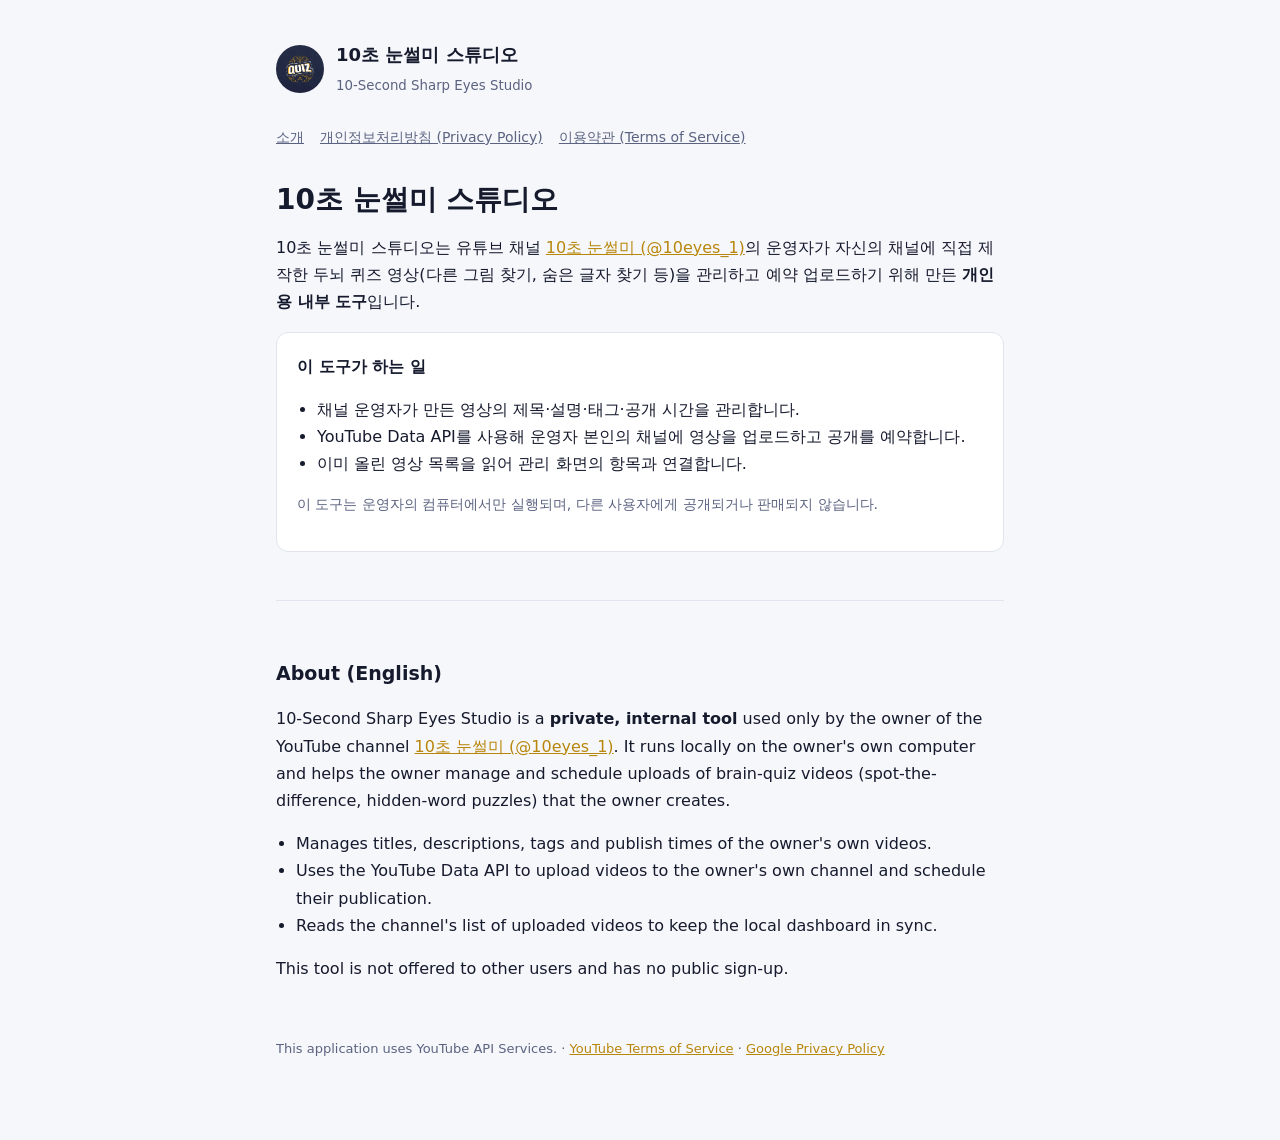
<file: index.html>
<!doctype html>
<html lang="ko">
<head>
<meta charset="utf-8">
<meta name="viewport" content="width=device-width, initial-scale=1">
<title>10초 눈썰미 스튜디오</title>
<meta name="description" content="유튜브 채널 '10초 눈썰미'의 영상을 관리하고 예약 업로드하는 개인용 도구">
<link rel="stylesheet" href="style.css">
<link rel="icon" href="profile.jpg">
</head>
<body>
<div class="wrap">
  <header>
    <img src="profile.jpg" alt="10초 눈썰미 로고">
    <div><b>10초 눈썰미 스튜디오</b><small>10-Second Sharp Eyes Studio</small></div>
  </header>
  <nav>
    <a href="index.html">소개</a>
    <a href="privacy.html">개인정보처리방침 (Privacy Policy)</a>
    <a href="terms.html">이용약관 (Terms of Service)</a>
  </nav>

  <h1>10초 눈썰미 스튜디오</h1>
  <p>
    10초 눈썰미 스튜디오는 유튜브 채널
    <a href="https://www.youtube.com/@10eyes_1">10초 눈썰미 (@10eyes_1)</a>의 운영자가
    자신의 채널에 직접 제작한 두뇌 퀴즈 영상(다른 그림 찾기, 숨은 글자 찾기 등)을
    관리하고 예약 업로드하기 위해 만든 <b>개인용 내부 도구</b>입니다.
  </p>

  <div class="card">
    <b>이 도구가 하는 일</b>
    <ul>
      <li>채널 운영자가 만든 영상의 제목·설명·태그·공개 시간을 관리합니다.</li>
      <li>YouTube Data API를 사용해 운영자 본인의 채널에 영상을 업로드하고 공개를 예약합니다.</li>
      <li>이미 올린 영상 목록을 읽어 관리 화면의 항목과 연결합니다.</li>
    </ul>
    <p class="muted">이 도구는 운영자의 컴퓨터에서만 실행되며, 다른 사용자에게 공개되거나 판매되지 않습니다.</p>
  </div>

  <div class="lang" lang="en">
    <h2>About (English)</h2>
    <p>
      10-Second Sharp Eyes Studio is a <b>private, internal tool</b> used only by the owner of the YouTube channel
      <a href="https://www.youtube.com/@10eyes_1">10초 눈썰미 (@10eyes_1)</a>. It runs locally on the owner's own computer
      and helps the owner manage and schedule uploads of brain-quiz videos (spot-the-difference, hidden-word puzzles)
      that the owner creates.
    </p>
    <ul>
      <li>Manages titles, descriptions, tags and publish times of the owner's own videos.</li>
      <li>Uses the YouTube Data API to upload videos to the owner's own channel and schedule their publication.</li>
      <li>Reads the channel's list of uploaded videos to keep the local dashboard in sync.</li>
    </ul>
    <p>This tool is not offered to other users and has no public sign-up.</p>
  </div>

  <footer>
    This application uses YouTube API Services. ·
    <a href="https://www.youtube.com/t/terms">YouTube Terms of Service</a> ·
    <a href="https://policies.google.com/privacy">Google Privacy Policy</a>
  </footer>
</div>
</body>
</html>
</file>
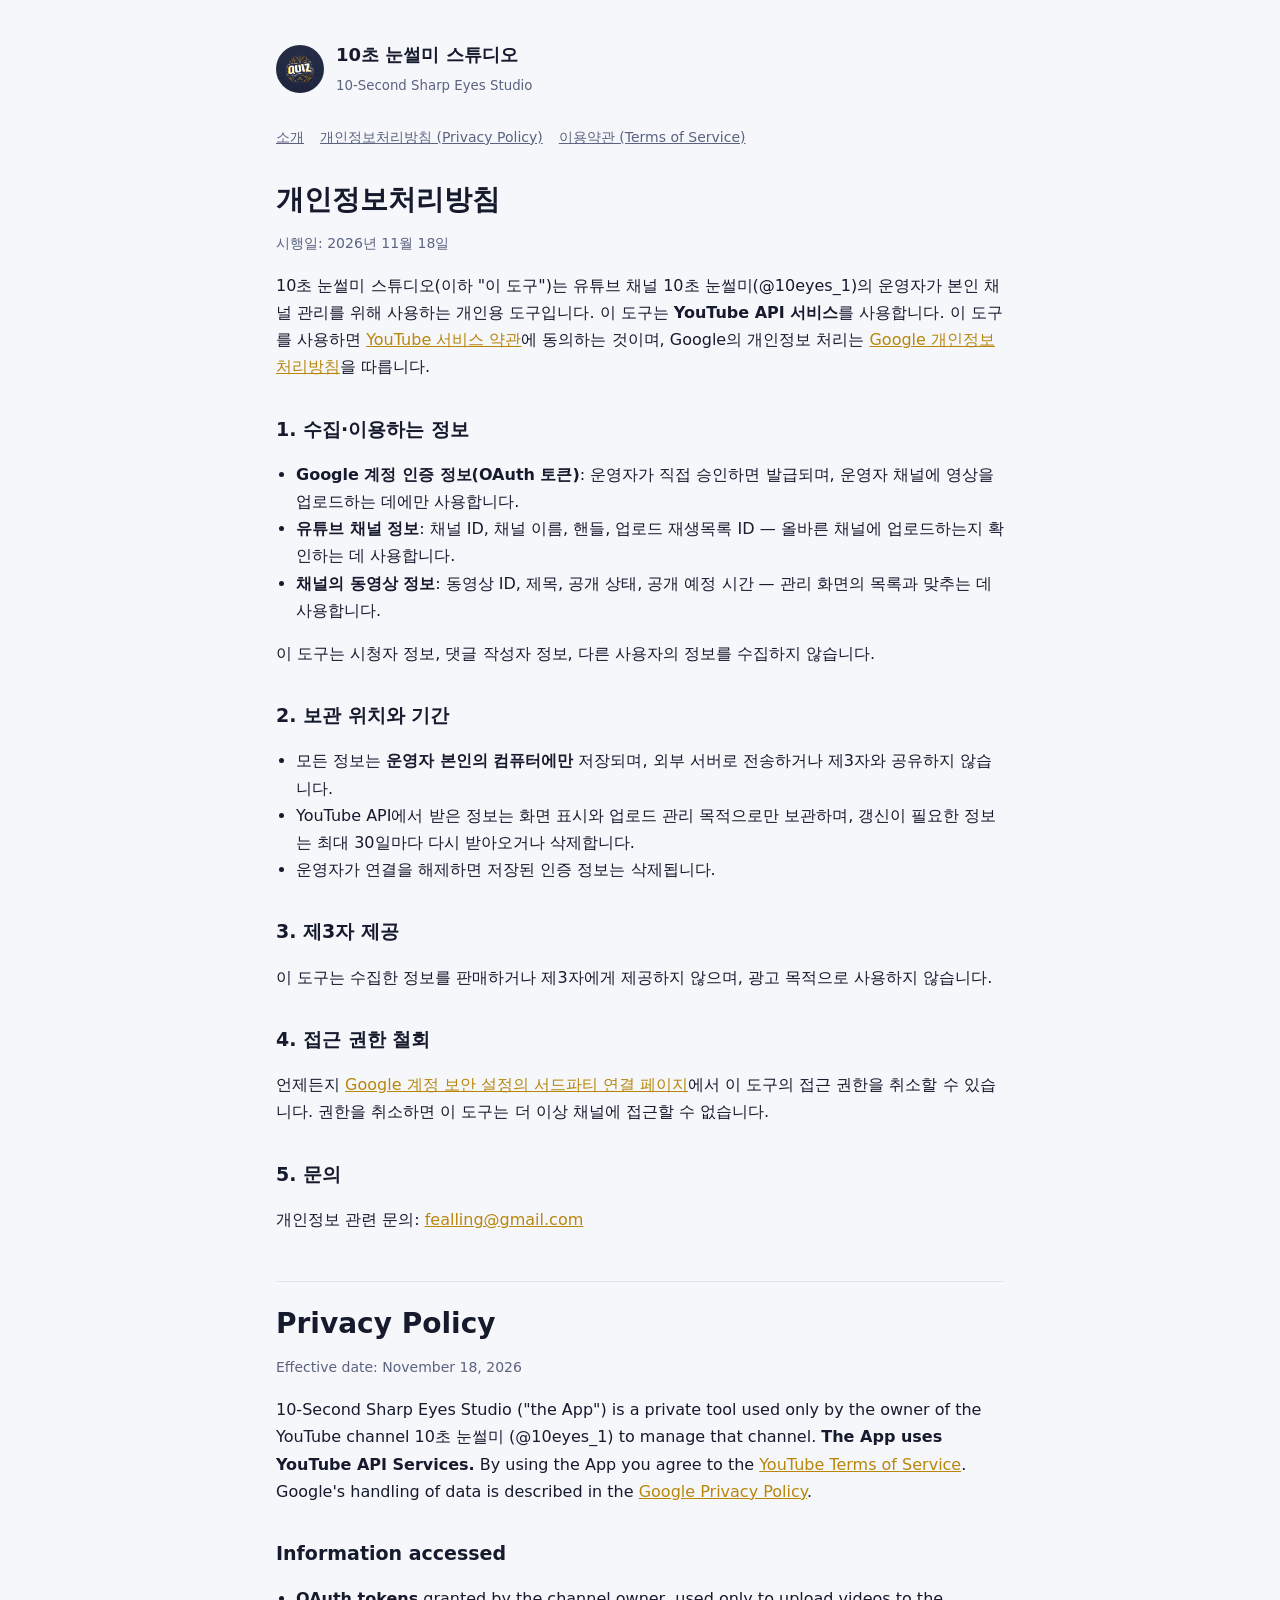
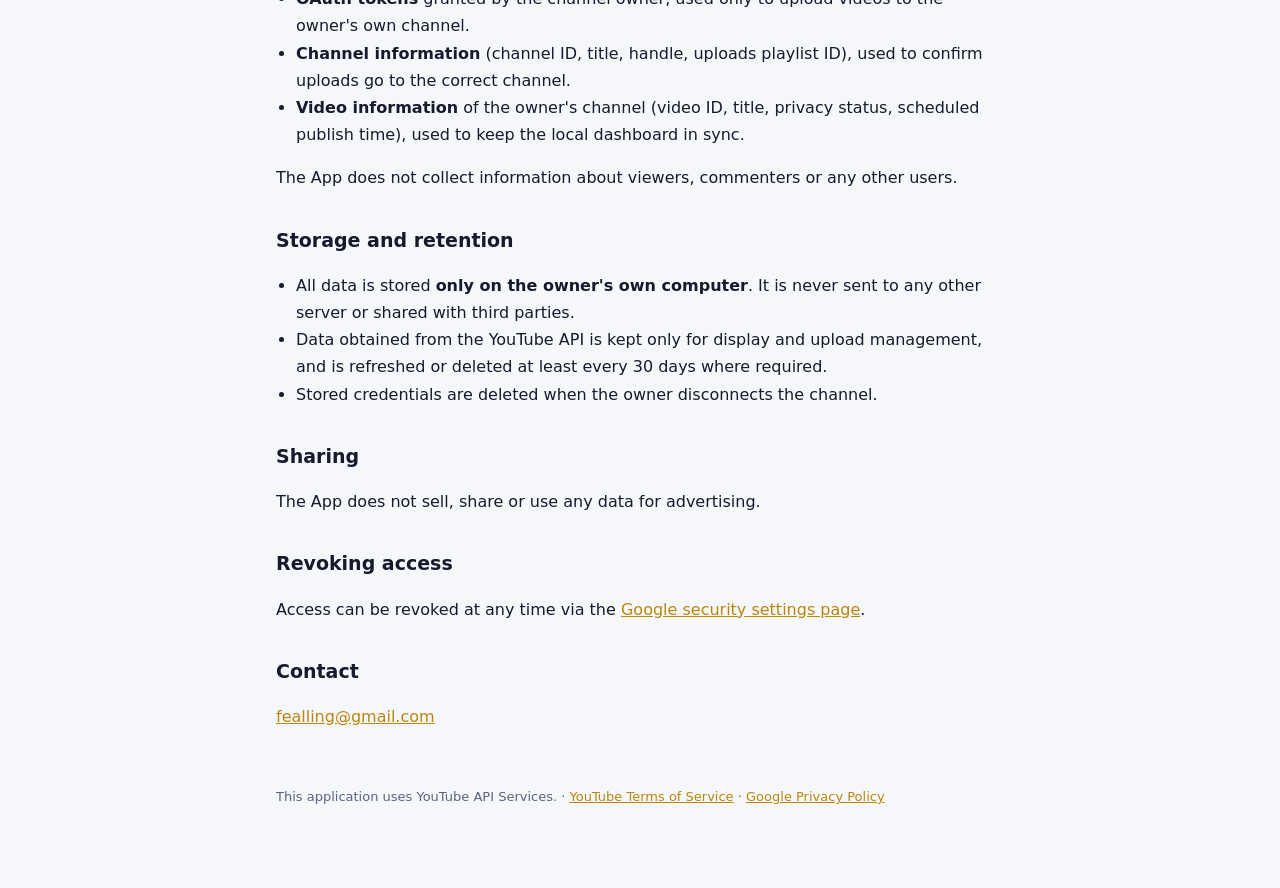
<file: privacy.html>
<!doctype html>
<html lang="ko">
<head>
<meta charset="utf-8">
<meta name="viewport" content="width=device-width, initial-scale=1">
<title>개인정보처리방침 · 10초 눈썰미 스튜디오</title>
<link rel="stylesheet" href="style.css">
<link rel="icon" href="profile.jpg">
</head>
<body>
<div class="wrap">
  <header>
    <img src="profile.jpg" alt="10초 눈썰미 로고">
    <div><b>10초 눈썰미 스튜디오</b><small>10-Second Sharp Eyes Studio</small></div>
  </header>
  <nav>
    <a href="index.html">소개</a>
    <a href="privacy.html">개인정보처리방침 (Privacy Policy)</a>
    <a href="terms.html">이용약관 (Terms of Service)</a>
  </nav>

  <h1>개인정보처리방침</h1>
  <p class="muted">시행일: 2026년 11월 18일</p>

  <p>
    10초 눈썰미 스튜디오(이하 "이 도구")는 유튜브 채널 10초 눈썰미(@10eyes_1)의 운영자가 본인 채널 관리를 위해
    사용하는 개인용 도구입니다. 이 도구는 <b>YouTube API 서비스</b>를 사용합니다.
    이 도구를 사용하면 <a href="https://www.youtube.com/t/terms">YouTube 서비스 약관</a>에 동의하는 것이며,
    Google의 개인정보 처리는 <a href="https://policies.google.com/privacy">Google 개인정보처리방침</a>을 따릅니다.
  </p>

  <h2>1. 수집·이용하는 정보</h2>
  <ul>
    <li><b>Google 계정 인증 정보(OAuth 토큰)</b>: 운영자가 직접 승인하면 발급되며, 운영자 채널에 영상을 업로드하는 데에만 사용합니다.</li>
    <li><b>유튜브 채널 정보</b>: 채널 ID, 채널 이름, 핸들, 업로드 재생목록 ID — 올바른 채널에 업로드하는지 확인하는 데 사용합니다.</li>
    <li><b>채널의 동영상 정보</b>: 동영상 ID, 제목, 공개 상태, 공개 예정 시간 — 관리 화면의 목록과 맞추는 데 사용합니다.</li>
  </ul>
  <p>이 도구는 시청자 정보, 댓글 작성자 정보, 다른 사용자의 정보를 수집하지 않습니다.</p>

  <h2>2. 보관 위치와 기간</h2>
  <ul>
    <li>모든 정보는 <b>운영자 본인의 컴퓨터에만</b> 저장되며, 외부 서버로 전송하거나 제3자와 공유하지 않습니다.</li>
    <li>YouTube API에서 받은 정보는 화면 표시와 업로드 관리 목적으로만 보관하며, 갱신이 필요한 정보는 최대 30일마다 다시 받아오거나 삭제합니다.</li>
    <li>운영자가 연결을 해제하면 저장된 인증 정보는 삭제됩니다.</li>
  </ul>

  <h2>3. 제3자 제공</h2>
  <p>이 도구는 수집한 정보를 판매하거나 제3자에게 제공하지 않으며, 광고 목적으로 사용하지 않습니다.</p>

  <h2>4. 접근 권한 철회</h2>
  <p>
    언제든지 <a href="https://myaccount.google.com/permissions">Google 계정 보안 설정의 서드파티 연결 페이지</a>에서
    이 도구의 접근 권한을 취소할 수 있습니다. 권한을 취소하면 이 도구는 더 이상 채널에 접근할 수 없습니다.
  </p>

  <h2>5. 문의</h2>
  <p>개인정보 관련 문의: <a href="mailto:fealling@gmail.com">fealling@gmail.com</a></p>

  <div class="lang" lang="en">
    <h1>Privacy Policy</h1>
    <p class="muted">Effective date: November 18, 2026</p>
    <p>
      10-Second Sharp Eyes Studio ("the App") is a private tool used only by the owner of the YouTube channel
      10초 눈썰미 (@10eyes_1) to manage that channel. <b>The App uses YouTube API Services.</b>
      By using the App you agree to the <a href="https://www.youtube.com/t/terms">YouTube Terms of Service</a>.
      Google's handling of data is described in the <a href="https://policies.google.com/privacy">Google Privacy Policy</a>.
    </p>
    <h2>Information accessed</h2>
    <ul>
      <li><b>OAuth tokens</b> granted by the channel owner, used only to upload videos to the owner's own channel.</li>
      <li><b>Channel information</b> (channel ID, title, handle, uploads playlist ID), used to confirm uploads go to the correct channel.</li>
      <li><b>Video information</b> of the owner's channel (video ID, title, privacy status, scheduled publish time), used to keep the local dashboard in sync.</li>
    </ul>
    <p>The App does not collect information about viewers, commenters or any other users.</p>
    <h2>Storage and retention</h2>
    <ul>
      <li>All data is stored <b>only on the owner's own computer</b>. It is never sent to any other server or shared with third parties.</li>
      <li>Data obtained from the YouTube API is kept only for display and upload management, and is refreshed or deleted at least every 30 days where required.</li>
      <li>Stored credentials are deleted when the owner disconnects the channel.</li>
    </ul>
    <h2>Sharing</h2>
    <p>The App does not sell, share or use any data for advertising.</p>
    <h2>Revoking access</h2>
    <p>Access can be revoked at any time via the <a href="https://security.google.com/settings/security/permissions">Google security settings page</a>.</p>
    <h2>Contact</h2>
    <p><a href="mailto:fealling@gmail.com">fealling@gmail.com</a></p>
  </div>

  <footer>
    This application uses YouTube API Services. ·
    <a href="https://www.youtube.com/t/terms">YouTube Terms of Service</a> ·
    <a href="https://policies.google.com/privacy">Google Privacy Policy</a>
  </footer>
</div>
</body>
</html>
</file>
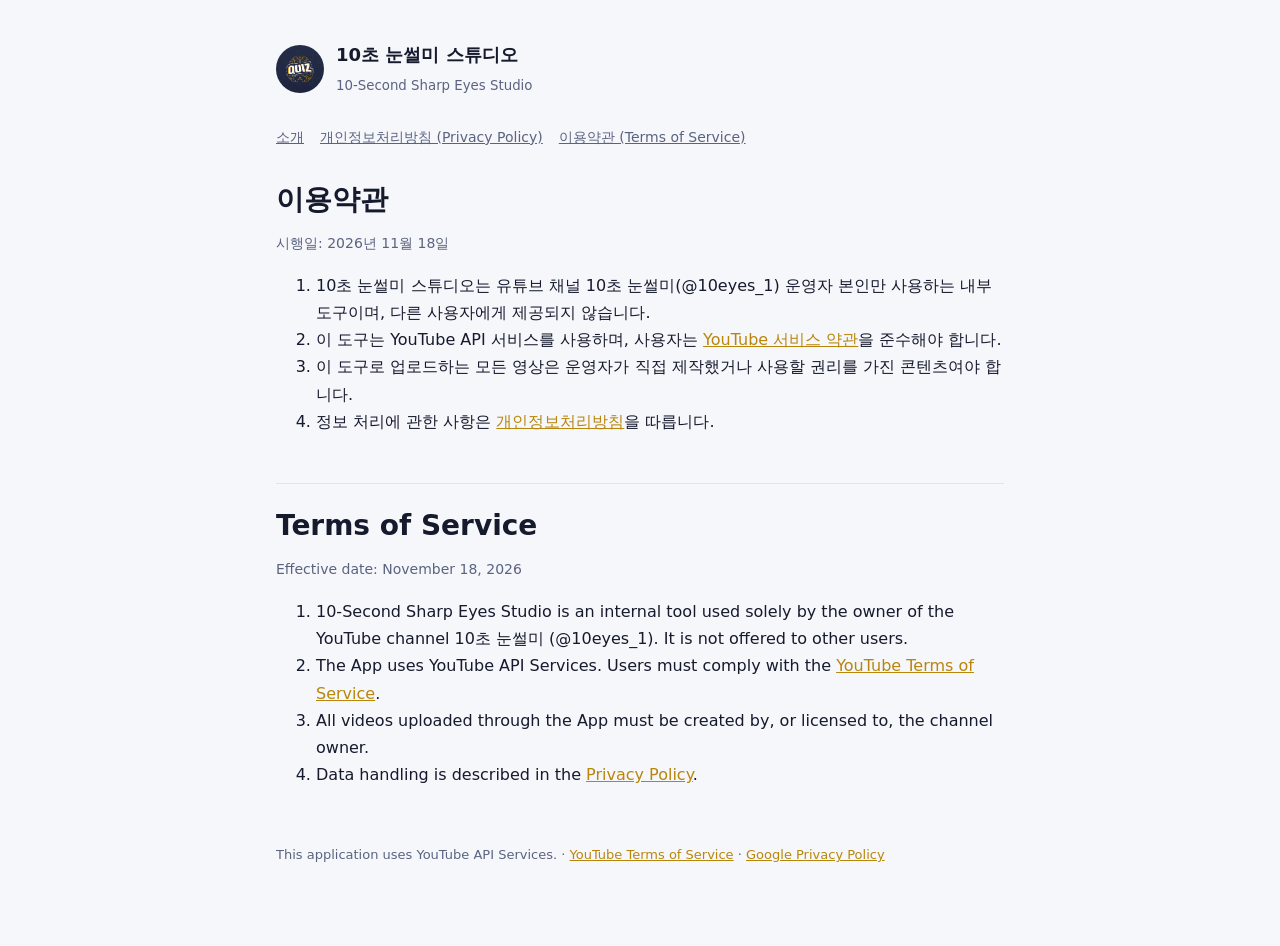
<file: terms.html>
<!doctype html>
<html lang="ko">
<head>
<meta charset="utf-8">
<meta name="viewport" content="width=device-width, initial-scale=1">
<title>이용약관 · 10초 눈썰미 스튜디오</title>
<link rel="stylesheet" href="style.css">
<link rel="icon" href="profile.jpg">
</head>
<body>
<div class="wrap">
  <header>
    <img src="profile.jpg" alt="10초 눈썰미 로고">
    <div><b>10초 눈썰미 스튜디오</b><small>10-Second Sharp Eyes Studio</small></div>
  </header>
  <nav>
    <a href="index.html">소개</a>
    <a href="privacy.html">개인정보처리방침 (Privacy Policy)</a>
    <a href="terms.html">이용약관 (Terms of Service)</a>
  </nav>

  <h1>이용약관</h1>
  <p class="muted">시행일: 2026년 11월 18일</p>
  <ol>
    <li>10초 눈썰미 스튜디오는 유튜브 채널 10초 눈썰미(@10eyes_1) 운영자 본인만 사용하는 내부 도구이며, 다른 사용자에게 제공되지 않습니다.</li>
    <li>이 도구는 YouTube API 서비스를 사용하며, 사용자는 <a href="https://www.youtube.com/t/terms">YouTube 서비스 약관</a>을 준수해야 합니다.</li>
    <li>이 도구로 업로드하는 모든 영상은 운영자가 직접 제작했거나 사용할 권리를 가진 콘텐츠여야 합니다.</li>
    <li>정보 처리에 관한 사항은 <a href="privacy.html">개인정보처리방침</a>을 따릅니다.</li>
  </ol>

  <div class="lang" lang="en">
    <h1>Terms of Service</h1>
    <p class="muted">Effective date: November 18, 2026</p>
    <ol>
      <li>10-Second Sharp Eyes Studio is an internal tool used solely by the owner of the YouTube channel 10초 눈썰미 (@10eyes_1). It is not offered to other users.</li>
      <li>The App uses YouTube API Services. Users must comply with the <a href="https://www.youtube.com/t/terms">YouTube Terms of Service</a>.</li>
      <li>All videos uploaded through the App must be created by, or licensed to, the channel owner.</li>
      <li>Data handling is described in the <a href="privacy.html">Privacy Policy</a>.</li>
    </ol>
  </div>

  <footer>
    This application uses YouTube API Services. ·
    <a href="https://www.youtube.com/t/terms">YouTube Terms of Service</a> ·
    <a href="https://policies.google.com/privacy">Google Privacy Policy</a>
  </footer>
</div>
</body>
</html>
</file>
<file: style.css>
:root { --bg:#0f1426; --card:#171e38; --line:#2a3459; --text:#eef1fb; --muted:#9aa3c7; --accent:#ffc83d; }
@media (prefers-color-scheme: light) {
  :root { --bg:#f6f7fb; --card:#fff; --line:#e1e4ef; --text:#151a2d; --muted:#5b6380; --accent:#b8860b; }
}
* { box-sizing: border-box; }
body { margin:0; background:var(--bg); color:var(--text); font:16px/1.7 "Pretendard","Noto Sans KR","Malgun Gothic",system-ui,sans-serif; }
.wrap { max-width:760px; margin:0 auto; padding:40px 16px 80px; }
header { display:flex; align-items:center; gap:12px; margin-bottom:28px; }
header img { width:48px; height:48px; border-radius:50%; }
header b { font-size:18px; display:block; }
header small { color:var(--muted); }
nav { display:flex; gap:16px; flex-wrap:wrap; margin-bottom:32px; font-size:14px; }
nav a { color:var(--muted); }
h1 { font-size:28px; line-height:1.3; margin:0 0 8px; }
h2 { font-size:19px; margin:32px 0 8px; }
.card { background:var(--card); border:1px solid var(--line); border-radius:12px; padding:20px; margin:16px 0; }
a { color:var(--accent); }
.muted { color:var(--muted); font-size:14px; }
.lang { border-top:1px solid var(--line); margin-top:48px; padding-top:24px; }
ul { padding-left:20px; }
footer { margin-top:56px; color:var(--muted); font-size:13px; }
</file>
